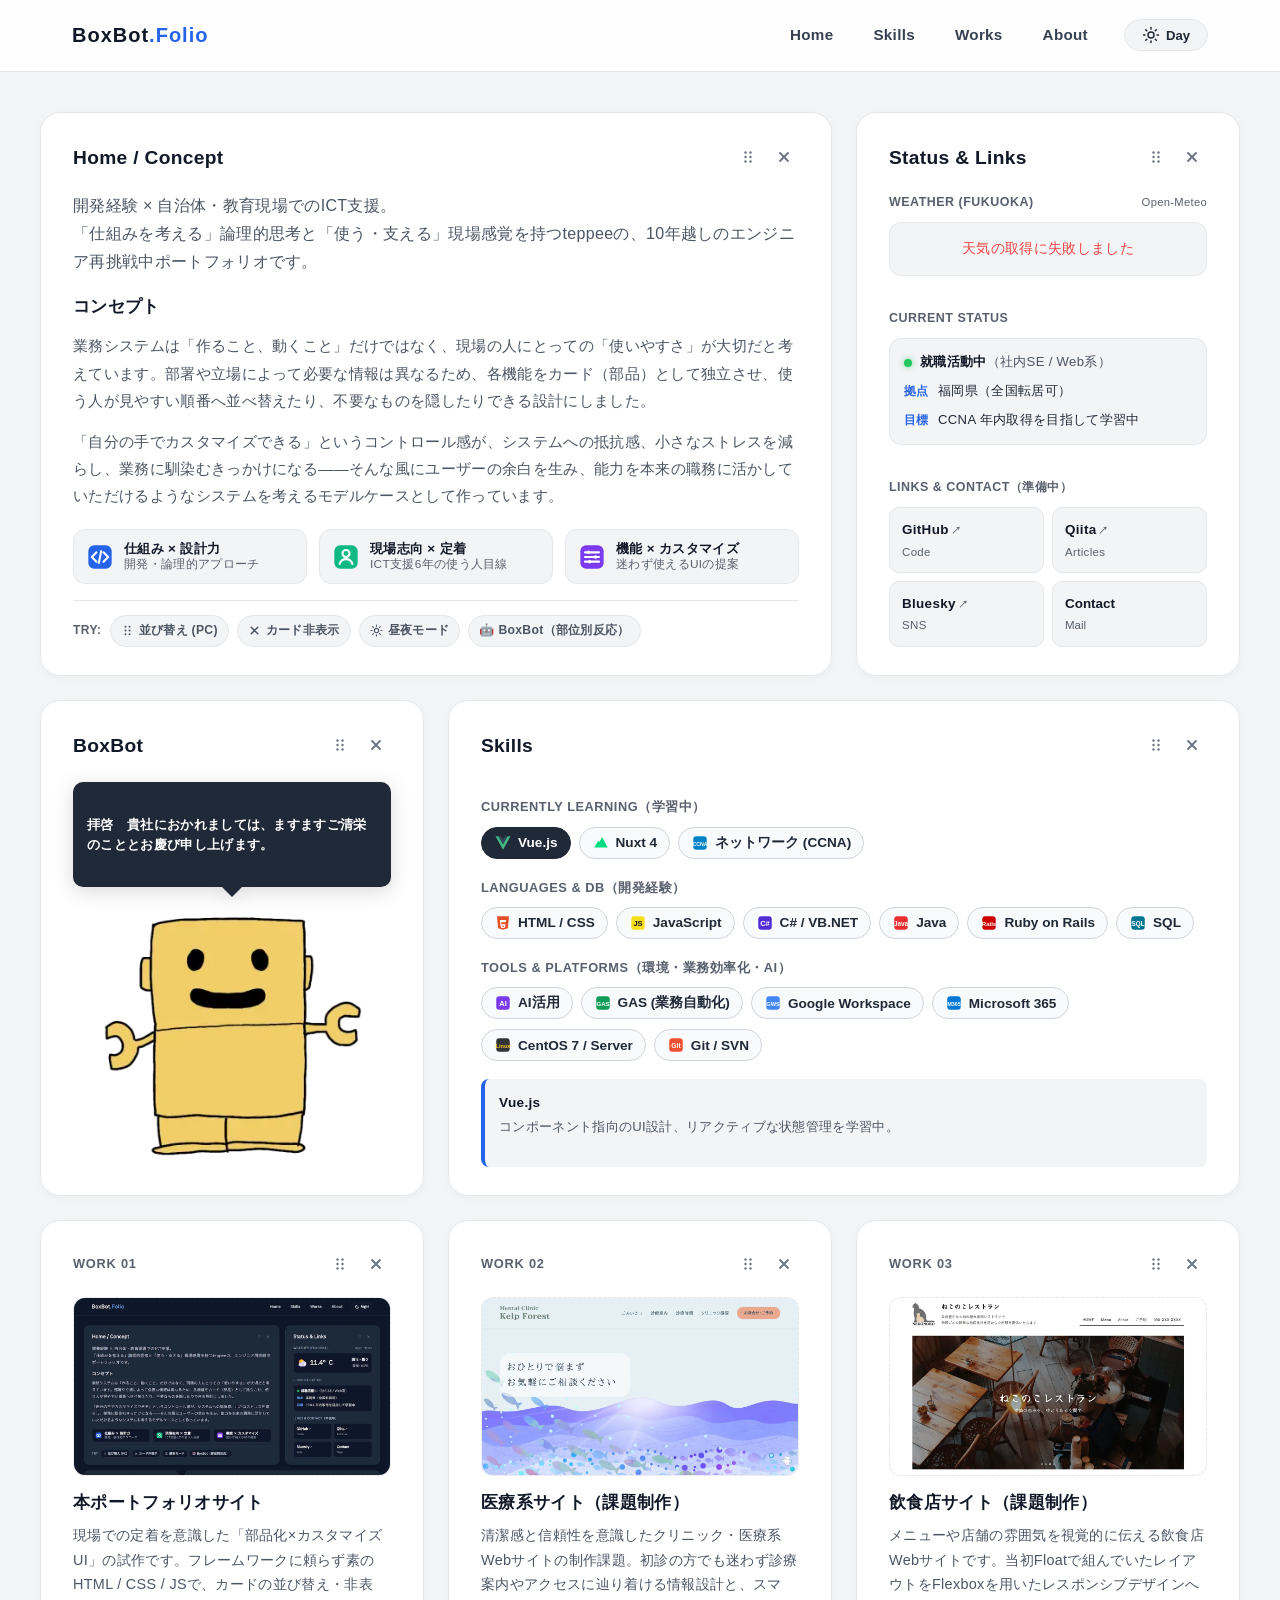
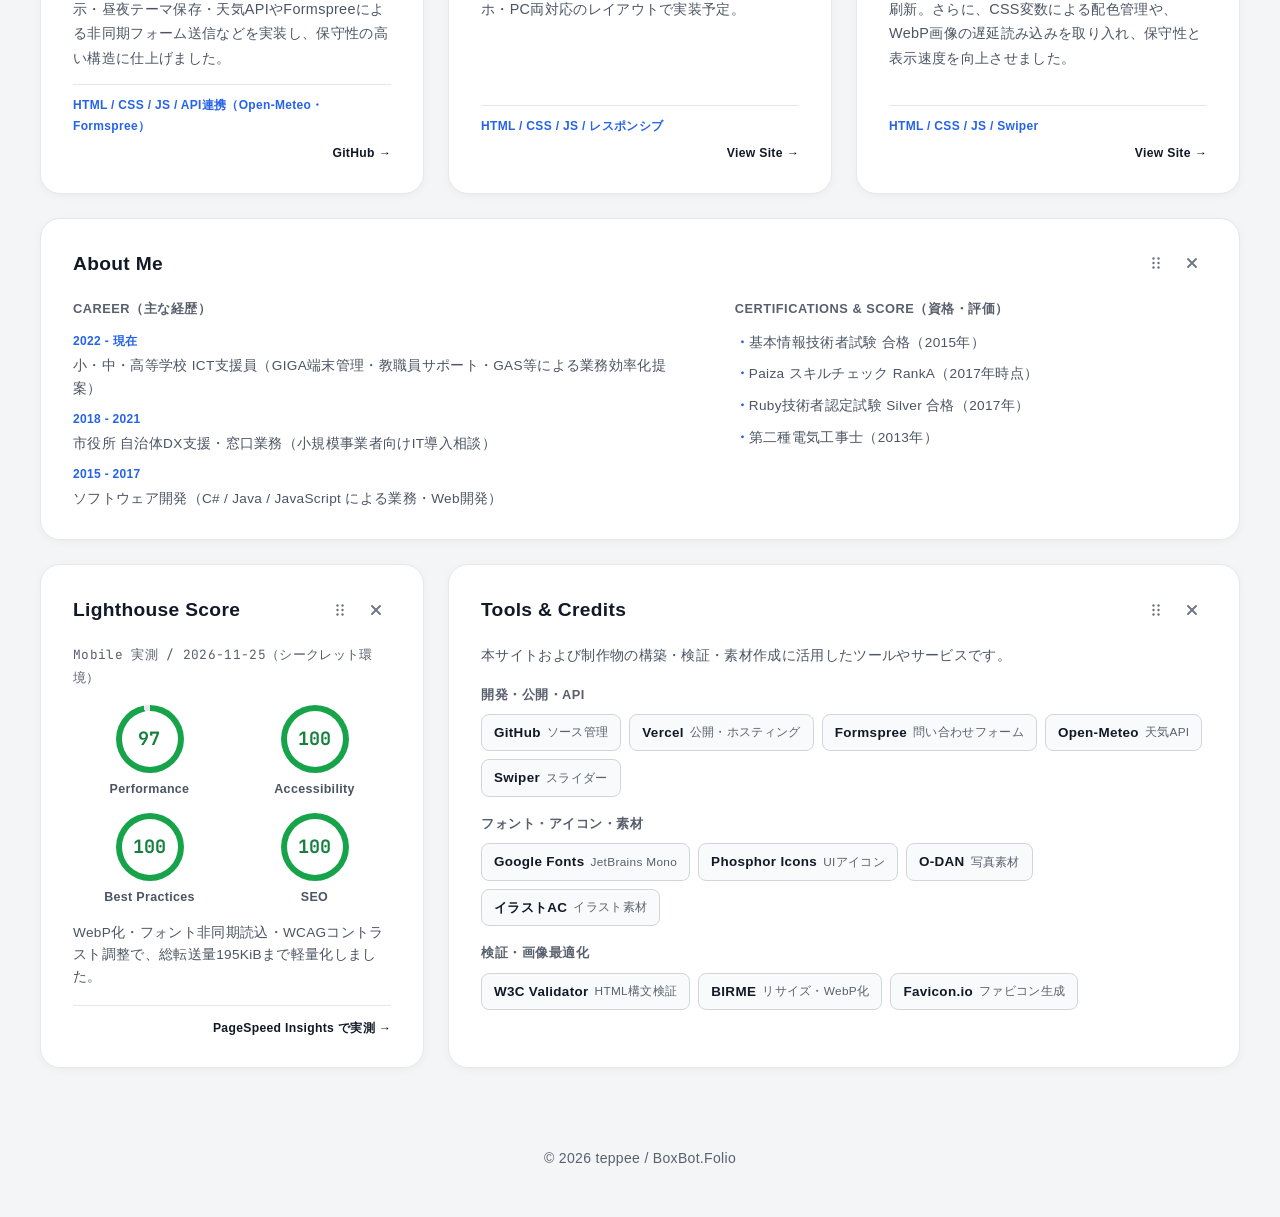
<file: public/index.html>
<!doctype html>
<html lang="ja">
  <head>
    <!-- 1. 最優先の基本設定 -->
    <meta charset="UTF-8">
    <meta
      name="viewport"
      content="width=device-width, initial-scale=1.0, viewport-fit=cover"
    >
    <!-- ↑はviewport-fitの挙動、端末のセーフエリア等についてよくわかってないかもしれないので、暫定 -->
    <title>BoxBot.Folio</title>

    <!-- 2. 外部接続の事前準備 ＆ JSの先行ダウンロード（defer） -->
    <link rel="preconnect" href="https://fonts.googleapis.com">
    <link rel="preconnect" href="https://fonts.gstatic.com" crossorigin>
    <script src="js/dialogues.js" defer></script>
    <!-- セリフデータ。ESmodule予定 -->
    <script src="js/main.js" defer></script>

    <!-- 3. スタイルシート（外部フォント → 自分のCSSの順） -->
    <!-- SEO対策の為（初期描画のブロックを回避して表示速度・Lighthouseスコアを改善する目的）、Google FontsはJetBrains Monoのみに絞り非同期読み込みにする -->
    <link
      href="https://fonts.googleapis.com/css2?family=JetBrains+Mono:wght@600;700&display=swap"
      rel="stylesheet"
      media="print"
      onload="this.media='all'"
    >
    <noscript>
      <link
        href="https://fonts.googleapis.com/css2?family=JetBrains+Mono:wght@600;700&display=swap"
        rel="stylesheet"
      >
    </noscript>
    <link rel="stylesheet" href="style.css">

    <!-- 4. ページ情報・ブラウザ制御 -->
    <meta
      name="description"
      content="エンジニアの道を一度挫折したひとのポートフォリオです。現状で何ができるかを見ていただければ。"
    >
    <meta name="theme-color" content="#f4f5f7">
    <!-- 提出時は有効化する（SEO検証・公開用ではコメントアウト） -->
    <!-- <meta name="robots" content="noindex,nofollow"> -->
    <meta name="format-detection" content="telephone=no">

    <!-- 5. ファビコン（絵文字でもよかったけど演習のためセットを配置。マニフェストはローカル直開きでCORSエラーが出るためコメントアウト） -->
    <!-- <link rel="icon" href="data:image/svg+xml,<svg xmlns=%22http://www.w3.org/2000/svg%22 viewBox=%220 0 100 100%22><text x=%2250%%22 y=%2250%%22 style=%22dominant-baseline:central;text-anchor:middle;font-size:90px;%22>🤖</text></svg>"> -->
    <link
      rel="apple-touch-icon"
      sizes="180x180"
      href="images/favicon/apple-touch-icon.png"
    >
    <link
      rel="icon"
      type="image/png"
      sizes="32x32"
      href="images/favicon/favicon-32x32.png"
    >
    <link
      rel="icon"
      type="image/png"
      sizes="16x16"
      href="images/favicon/favicon-16x16.png"
    >
    <!-- <link rel="manifest" href="images/favicon/site.webmanifest"> -->

    <!-- 6. OGP設定（Vercel公開時にURLを確定させて有効化） -->
    <!--
    <meta property="og:title" content="Portfolio - Bento & Control Panel UI">
    <meta property="og:description" content="エンジニアの道を一度挫折したひとのポートフォリオです。現状で何ができるかを見ていただければ。">
    <meta property="og:type" content="website">
    <meta property="og:url" content="https://たぶんVercelでホスティング/">
    <meta property="og:image" content="https://たぶんVercelでホスティング/images/ogp.png">
    <meta name="twitter:card" content="summary_large_image">
    -->
  </head>
  <body>
    <!-- ▼ SVG共通部品の定義（画面には直接表示されない） -->
    <svg style="display: none">
      <!-- 銘板（白いラベルプレート） -->
      <symbol id="icon-plate" viewBox="0 0 120 36" preserveAspectRatio="none">
        <rect
          x="1"
          y="1"
          width="118"
          height="34"
          fill="#ffffff"
          stroke="#555555"
          stroke-width="1.5"
        />
        <circle cx="6" cy="6" r="1.5" fill="#888888" />
        <circle cx="114" cy="6" r="1.5" fill="#888888" />
        <circle cx="6" cy="30" r="1.5" fill="#888888" />
        <circle cx="114" cy="30" r="1.5" fill="#888888" />
      </symbol>

      <!-- 押しボタンの黒い外枠（ベゼル） -->
      <symbol id="icon-button-bezel" viewBox="0 0 64 64">
        <circle
          cx="32"
          cy="32"
          r="28"
          fill="#1a1a1a"
          stroke="#000000"
          stroke-width="2"
        />
        <circle cx="32" cy="32" r="24" fill="#333333" />
      </symbol>

      <!-- ドラッグハンドル（6点ドット） -->
      <symbol id="icon-drag-handle" viewBox="0 0 16 16">
        <circle cx="5.5" cy="3.5" r="1.2" />
        <circle cx="10.5" cy="3.5" r="1.2" />
        <circle cx="5.5" cy="8" r="1.2" />
        <circle cx="10.5" cy="8" r="1.2" />
        <circle cx="5.5" cy="12.5" r="1.2" />
        <circle cx="10.5" cy="12.5" r="1.2" />
      </symbol>

      <!-- 昼モード（太陽）アイコン -->
      <symbol
        id="icon-sun"
        viewBox="0 0 24 24"
        fill="none"
        stroke="currentColor"
        stroke-width="2"
        stroke-linecap="round"
        stroke-linejoin="round"
      >
        <circle cx="12" cy="12" r="4" />
        <path
          d="M12 2v2M12 20v2M4.93 4.93l1.41 1.41M17.66 17.66l1.41 1.41M2 12h2M20 12h2M6.34 17.66l-1.41 1.41M19.07 4.93l-1.41 1.41"
        />
      </symbol>

      <!-- 夜モード（月）アイコン -->
      <symbol
        id="icon-moon"
        viewBox="0 0 24 24"
        fill="none"
        stroke="currentColor"
        stroke-width="2"
        stroke-linecap="round"
        stroke-linejoin="round"
      >
        <path d="M21 12.79A9 9 0 1 1 11.21 3 7 7 0 0 0 21 12.79z" />
      </symbol>

      <!-- 配置リセット（反時計回り矢印）アイコン -->
      <symbol
        id="icon-reset"
        viewBox="0 0 24 24"
        fill="none"
        stroke="currentColor"
        stroke-width="2"
        stroke-linecap="round"
        stroke-linejoin="round"
      >
        <path d="M3 12a9 9 0 1 0 3-6.7L3 8" />
        <path d="M3 3v5h5" />
      </symbol>

      <!-- カード非表示（×）アイコン -->
      <symbol
        id="icon-close"
        viewBox="0 0 16 16"
        fill="none"
        stroke="currentColor"
        stroke-width="1.8"
        stroke-linecap="round"
      >
        <path d="M4 4l8 8M12 4l-8 8" />
      </symbol>

      <!-- スマホ用カード移動（上矢印 / 下矢印）アイコン -->
      <symbol
        id="icon-arrow-up"
        viewBox="0 0 16 16"
        fill="none"
        stroke="currentColor"
        stroke-width="1.8"
        stroke-linecap="round"
        stroke-linejoin="round"
      >
        <path d="M4 10l4-4 4 4" />
      </symbol>
      <symbol
        id="icon-arrow-down"
        viewBox="0 0 16 16"
        fill="none"
        stroke="currentColor"
        stroke-width="1.8"
        stroke-linecap="round"
        stroke-linejoin="round"
      >
        <path d="M4 6l4 4 4-4" />
      </symbol>
    </svg>

    <!-- ▼ ページ全体の外側Gridコンテナ -->
    <div class="layout-container">
      <!-- ヘッダー（PCでは上部バー、スマホではロゴのみ上部・ナビは下部固定） -->
      <header class="site-header">
        <div class="header-inner">
          <h1 class="site-title">
            <a href="#home" class="site-logo">BoxBot<span>.Folio</span></a>
          </h1>
          <!-- グローバルナビゲーション（スマホ：制御盤 / PC：モダンナビ） -->
          <nav class="global-nav">
            <ul class="nav-list">
              <li class="nav-item" data-color="green">
                <a href="#home" class="nav-link">
                  <div class="nameplate">
                    <svg class="plate-bg"><use href="#icon-plate" /></svg>
                    <span class="nav-label">Home</span>
                  </div>
                  <div class="push-button-wrap">
                    <svg class="button-bezel">
                      <use href="#icon-button-bezel" />
                    </svg>
                    <span class="button-cap"></span>
                  </div>
                </a>
              </li>

              <li class="nav-item" data-color="blue">
                <a href="#skills" class="nav-link">
                  <div class="nameplate">
                    <svg class="plate-bg"><use href="#icon-plate" /></svg>
                    <span class="nav-label">Skills</span>
                  </div>
                  <div class="push-button-wrap">
                    <svg class="button-bezel">
                      <use href="#icon-button-bezel" />
                    </svg>
                    <span class="button-cap"></span>
                  </div>
                </a>
              </li>

              <li class="nav-item" data-color="yellow">
                <a href="#work-1" class="nav-link">
                  <div class="nameplate">
                    <svg class="plate-bg"><use href="#icon-plate" /></svg>
                    <span class="nav-label">Works</span>
                  </div>
                  <div class="push-button-wrap">
                    <svg class="button-bezel">
                      <use href="#icon-button-bezel" />
                    </svg>
                    <span class="button-cap"></span>
                  </div>
                </a>
              </li>

              <li class="nav-item" data-color="red">
                <a href="#about" class="nav-link">
                  <div class="nameplate">
                    <svg class="plate-bg"><use href="#icon-plate" /></svg>
                    <span class="nav-label">About</span>
                  </div>
                  <div class="push-button-wrap">
                    <svg class="button-bezel">
                      <use href="#icon-button-bezel" />
                    </svg>
                    <span class="button-cap"></span>
                  </div>
                </a>
              </li>
            </ul>
          </nav>

          <!-- ヘッダー右側の操作ボタン群（配置リセット ＋ 昼夜モード） -->
          <div class="header-actions">
            <button
              type="button"
              id="reset-order-btn"
              class="reset-order-btn"
              title="カードの並び順を初期状態に戻す"
              hidden
            >
              <svg width="16" height="16"><use href="#icon-reset" /></svg>
              <span>配置リセット</span>
            </button>

            <button
              type="button"
              id="theme-toggle"
              class="theme-toggle"
              title="昼・夜モード切り替え"
            >
              <svg class="theme-icon theme-icon-sun" width="18" height="18">
                <use href="#icon-sun" />
              </svg>
              <svg class="theme-icon theme-icon-moon" width="18" height="18">
                <use href="#icon-moon" />
              </svg>
              <span class="theme-toggle-label">Day</span>
            </button>
          </div>
        </div>
      </header>

      <!-- メインコンテンツ -->
      <main class="site-main">
        <!-- ▼ 内側のGridコンテナ（Bento Boxレイアウト） -->
        <div id="bento-grid" class="bento-grid">
          <section id="home" class="bento-card bento-large">
            <div class="card-header">
              <h2>Home / Concept</h2>
              <div class="card-actions">
                <button
                  type="button"
                  class="move-card-btn move-up-btn"
                  title="1つ上へ移動"
                >
                  <svg width="16" height="16">
                    <use href="#icon-arrow-up" />
                  </svg>
                </button>
                <button
                  type="button"
                  class="move-card-btn move-down-btn"
                  title="1つ下へ移動"
                >
                  <svg width="16" height="16">
                    <use href="#icon-arrow-down" />
                  </svg>
                </button>
                <button
                  type="button"
                  class="drag-handle"
                  title="ドラッグして移動"
                >
                  <svg width="16" height="16" fill="currentColor">
                    <use href="#icon-drag-handle" />
                  </svg>
                </button>
                <button
                  type="button"
                  class="hide-card-btn"
                  title="このカードを非表示にする"
                >
                  <svg width="16" height="16"><use href="#icon-close" /></svg>
                </button>
              </div>
            </div>
            <p class="home-lead">
              開発経験 × 自治体・教育現場でのICT支援。<br>
              「仕組みを考える」論理的思考と「使う・支える」現場感覚を持つteppeeの、10年越しのエンジニア再挑戦中ポートフォリオです。
            </p>

            <!-- コンセプト・自己紹介文エリア -->
            <div class="home-article">
              <h3 class="home-article-title">コンセプト</h3>
              <p>
                業務システムは「作ること、動くこと」だけではなく、現場の人にとっての「使いやすさ」が大切だと考えています。部署や立場によって必要な情報は異なるため、各機能をカード（部品）として独立させ、使う人が見やすい順番へ並べ替えたり、不要なものを隠したりできる設計にしました。
              </p>
              <p>
                「自分の手でカスタマイズできる」というコントロール感が、システムへの抵抗感、小さなストレスを減らし、業務に馴染むきっかけになる――そんな風にユーザーの余白を生み、能力を本来の職務に活かしていただけるようなシステムを考えるモデルケースとして作っています。
              </p>
            </div>

            <!-- 3つの柱（視覚的サマリー） -->
            <ul class="home-pillars">
              <li class="pillar-item">
                <img
                  src="images/icons/pillar-logic.svg"
                  class="pillar-icon"
                  alt=""
                >
                <div>
                  <strong class="pillar-title">仕組み × 設計力</strong>
                  <span class="pillar-desc">開発・論理的アプローチ</span>
                </div>
              </li>
              <li class="pillar-item">
                <img
                  src="images/icons/pillar-ux.svg"
                  class="pillar-icon"
                  alt=""
                >
                <div>
                  <strong class="pillar-title">現場志向 × 定着</strong>
                  <span class="pillar-desc">ICT支援6年の使う人目線</span>
                </div>
              </li>
              <li class="pillar-item">
                <img
                  src="images/icons/pillar-custom.svg"
                  class="pillar-icon"
                  alt=""
                >
                <div>
                  <strong class="pillar-title">機能 × カスタマイズ</strong>
                  <span class="pillar-desc">迷わず使えるUIの提案</span>
                </div>
              </li>
            </ul>

            <!-- このページで試せるギミック（アイコン付き操作チップ） -->
            <div class="home-hints">
              <span class="hint-label">Try:</span>
              <span class="hint-chip">
                <svg width="13" height="13" fill="currentColor">
                  <use href="#icon-drag-handle" />
                </svg>
                <span>並び替え (PC)</span>
              </span>
              <span class="hint-chip">
                <svg width="13" height="13"><use href="#icon-close" /></svg>
                <span>カード非表示</span>
              </span>
              <span class="hint-chip">
                <svg width="13" height="13"><use href="#icon-sun" /></svg>
                <span>昼夜モード</span>
              </span>
              <span class="hint-chip">
                <span>🤖 BoxBot（部位別反応）</span>
              </span>
            </div>
          </section>

          <!-- ▼ Status & Links：福岡の現在天気（Open-Meteo API）＋ 外部リンク・連絡先ダミー枠 -->
          <aside id="weather" class="bento-card bento-weather">
            <div class="card-header">
              <h2>Status &amp; Links</h2>
              <div class="card-actions">
                <button
                  type="button"
                  class="move-card-btn move-up-btn"
                  title="1つ上へ移動"
                >
                  <svg width="16" height="16">
                    <use href="#icon-arrow-up" />
                  </svg>
                </button>
                <button
                  type="button"
                  class="move-card-btn move-down-btn"
                  title="1つ下へ移動"
                >
                  <svg width="16" height="16">
                    <use href="#icon-arrow-down" />
                  </svg>
                </button>
                <button
                  type="button"
                  class="drag-handle"
                  title="ドラッグして移動"
                >
                  <svg width="16" height="16" fill="currentColor">
                    <use href="#icon-drag-handle" />
                  </svg>
                </button>
                <button
                  type="button"
                  class="hide-card-btn"
                  title="このカードを非表示にする"
                >
                  <svg width="16" height="16"><use href="#icon-close" /></svg>
                </button>
              </div>
            </div>

            <!-- 3つの小セクションを同じ階層・見出しデザインで均等に並べる -->
            <div class="side-sections">
              <!-- 上段：現在の天気（福岡） -->
              <div class="side-section">
                <div class="side-section-head">
                  <h3 class="side-section-title">Weather (Fukuoka)</h3>
                  <a
                    class="weather-credit-link"
                    href="https://open-meteo.com"
                    target="_blank"
                    rel="noopener noreferrer"
                  >
                    Open-Meteo
                  </a>
                </div>
                <div class="weather-box">
                  <div id="weather-body" class="weather-body">
                    <p class="weather-status">天気情報を取得中...</p>
                  </div>
                </div>
              </div>

              <!-- 中段：現在のステータス（採用担当者向けサマリー） -->
              <div class="side-section">
                <h3 class="side-section-title">Current Status</h3>
                <div class="status-box">
                  <ul class="status-list">
                    <li>
                      <span class="status-dot"></span>
                      <span><strong>就職活動中</strong>（社内SE / Web系）</span>
                    </li>
                    <li>
                      <span class="status-key">拠点</span>
                      <span class="status-val">福岡県（全国転居可）</span>
                    </li>
                    <li>
                      <span class="status-key">目標</span>
                      <span class="status-val"
                        >CCNA 年内取得を目指して学習中</span
                      >
                    </li>
                  </ul>
                </div>
              </div>

              <!-- 下段：外部リンク・コンタクト先（公開時に href="#" を実際のURLへ差し替え） -->
              <div class="side-section">
                <h3 class="side-section-title">
                  Links &amp; Contact（準備中）
                </h3>
                <ul class="social-links">
                  <li>
                    <a
                      href="https://github.com/teppeihara080-lab"
                      class="social-link"
                      target="_blank"
                      rel="noopener noreferrer"
                    >
                      <span class="social-name"
                        >GitHub<span class="external-icon" aria-hidden="true"
                          >↗</span
                        ></span
                      >
                      <span class="social-note">Code</span>
                    </a>
                  </li>
                  <li>
                    <a
                      href="https://qiita.com/"
                      class="social-link"
                      target="_blank"
                      rel="noopener noreferrer"
                    >
                      <span class="social-name"
                        >Qiita<span class="external-icon" aria-hidden="true"
                          >↗</span
                        ></span
                      >
                      <span class="social-note">Articles</span>
                    </a>
                  </li>
                  <li>
                    <a
                      href="https://bsky.app/"
                      class="social-link"
                      target="_blank"
                      rel="noopener noreferrer"
                    >
                      <span class="social-name"
                        >Bluesky<span class="external-icon" aria-hidden="true"
                          >↗</span
                        ></span
                      >
                      <span class="social-note">SNS</span>
                    </a>
                  </li>
                  <li>
                    <button
                      type="button"
                      id="open-contact-modal"
                      class="social-link"
                    >
                      <span class="social-name">Contact</span>
                      <span class="social-note">Mail</span>
                    </button>
                  </li>
                </ul>
              </div>
            </div>
          </aside>

          <!-- ▼ BoxBot：ダンボールロボットを独立カードとして切り出し（不要なら×で非表示可能） -->
          <aside id="robot" class="bento-card bento-robot">
            <div class="card-header">
              <h2>BoxBot</h2>
              <div class="card-actions">
                <button
                  type="button"
                  class="move-card-btn move-up-btn"
                  title="1つ上へ移動"
                >
                  <svg width="16" height="16">
                    <use href="#icon-arrow-up" />
                  </svg>
                </button>
                <button
                  type="button"
                  class="move-card-btn move-down-btn"
                  title="1つ下へ移動"
                >
                  <svg width="16" height="16">
                    <use href="#icon-arrow-down" />
                  </svg>
                </button>
                <button
                  type="button"
                  class="drag-handle"
                  title="ドラッグして移動"
                >
                  <svg width="16" height="16" fill="currentColor">
                    <use href="#icon-drag-handle" />
                  </svg>
                </button>
                <button
                  type="button"
                  class="hide-card-btn"
                  title="このカードを非表示にする"
                >
                  <svg width="16" height="16"><use href="#icon-close" /></svg>
                </button>
              </div>
            </div>

            <!-- ダンボールロボット（クリック部位ごとにセリフと表情が変化） -->
            <div class="robot-area">
              <!-- 吹き出しの固定枠（セリフの長さでロボット本体の位置が上下にガタつかないようにする） -->
              <div class="speech-bubble-slot">
                <div class="speech-bubble">
                  <p id="robot-message">
                    拝啓　貴社におかれましては、ますますご清栄のこととお慶び申し上げます。
                  </p>
                </div>
              </div>

              <!-- ロボット本体（スプライト画像）＋ 透明な当たり判定（3分割） -->
              <div class="robot-wrapper">
                <div id="robot-sprite" class="robot-sprite face-normal"></div>

                <!-- 頭部・胴体・脚部でそれぞれ別の反応をする透明ボタン -->
                <button
                  type="button"
                  class="hitbox hitbox-head"
                  data-part="head"
                  title="調子はどう？"
                ></button>
                <button
                  type="button"
                  class="hitbox hitbox-body"
                  data-part="body"
                  title="実務でできることは？"
                ></button>
                <button
                  type="button"
                  class="hitbox hitbox-legs"
                  data-part="legs"
                  title="これまでの経歴は？"
                ></button>
              </div>
            </div>
          </aside>

          <section id="skills" class="bento-card bento-skills">
            <div class="card-header">
              <h2>Skills</h2>
              <div class="card-actions">
                <button
                  type="button"
                  class="move-card-btn move-up-btn"
                  title="1つ上へ移動"
                >
                  <svg width="16" height="16">
                    <use href="#icon-arrow-up" />
                  </svg>
                </button>
                <button
                  type="button"
                  class="move-card-btn move-down-btn"
                  title="1つ下へ移動"
                >
                  <svg width="16" height="16">
                    <use href="#icon-arrow-down" />
                  </svg>
                </button>
                <button
                  type="button"
                  class="drag-handle"
                  title="ドラッグして移動"
                >
                  <svg width="16" height="16" fill="currentColor">
                    <use href="#icon-drag-handle" />
                  </svg>
                </button>
                <button
                  type="button"
                  class="hide-card-btn"
                  title="このカードを非表示にする"
                >
                  <svg width="16" height="16"><use href="#icon-close" /></svg>
                </button>
              </div>
            </div>

            <!-- カテゴリ1：現在学習中 -->
            <div class="skill-group">
              <h3 class="skill-group-title">Currently Learning（学習中）</h3>
              <ul class="skill-list">
                <li>
                  <button
                    type="button"
                    class="skill-badge is-active"
                    data-skill="Vue.js"
                    data-desc="コンポーネント指向のUI設計、リアクティブな状態管理を学習中。"
                  >
                    <img src="images/icons/vue.svg" class="skill-icon" alt="">
                    <span>Vue.js</span>
                  </button>
                </li>
                <li>
                  <button
                    type="button"
                    class="skill-badge"
                    data-skill="Nuxt 4"
                    data-desc="最新のディレクトリ構成やSSR/SSGの仕組み、モダンなフロントエンド開発を習得中。"
                  >
                    <img
                      src="images/icons/nuxt.svg"
                      class="skill-icon"
                      alt=""
                    >
                    <span>Nuxt 4</span>
                  </button>
                </li>
                <li>
                  <button
                    type="button"
                    class="skill-badge"
                    data-skill="ネットワーク（CCNA）"
                    data-desc="社内SE・インフラ運用を見据え、年内取得レベルの到達を目指して基礎から学習中。"
                  >
                    <img
                      src="images/icons/ccna.svg"
                      class="skill-icon"
                      alt=""
                    >
                    <span>ネットワーク (CCNA)</span>
                  </button>
                </li>
              </ul>
            </div>

            <!-- カテゴリ2：言語・データベース（開発経験） -->
            <div class="skill-group">
              <h3 class="skill-group-title">Languages &amp; DB（開発経験）</h3>
              <ul class="skill-list">
                <li>
                  <button
                    type="button"
                    class="skill-badge"
                    data-skill="HTML5 / CSS3"
                    data-desc="葬儀社向けWebシステムでの画面実装経験をベースに、Grid/Flexbox・コンテナクエリ等のモダン設計に対応。"
                  >
                    <img
                      src="images/icons/html.svg"
                      class="skill-icon"
                      alt=""
                    >
                    <span>HTML / CSS</span>
                  </button>
                </li>
                <li>
                  <button
                    type="button"
                    class="skill-badge"
                    data-skill="JavaScript (jQuery)"
                    data-desc="Web開発や保守でDOM操作・画面実装を担当。肥大化したJSのリファクタリングでコード量を50%以下に削減。"
                  >
                    <img src="images/icons/js.svg" class="skill-icon" alt="">
                    <span>JavaScript</span>
                  </button>
                </li>
                <li>
                  <button
                    type="button"
                    class="skill-badge"
                    data-skill="C# (.NET / VB.NET)"
                    data-desc="自治体関連システム（Visual C# 2015 / 3ヶ月）にて要件〜詳細設計・実装、また保守案件でVB.NETを担当。"
                  >
                    <img
                      src="images/icons/csharp.svg"
                      class="skill-icon"
                      alt=""
                    >
                    <span>C# / VB.NET</span>
                  </button>
                </li>
                <li>
                  <button
                    type="button"
                    class="skill-badge"
                    data-skill="Java (Spring 4)"
                    data-desc="葬儀社向けのお客さま用見積システム（9ヶ月）にて基本・詳細設計〜コーディング・デバッグを担当（Tomcat環境）。"
                  >
                    <img
                      src="images/icons/java.svg"
                      class="skill-icon"
                      alt=""
                    >
                    <span>Java</span>
                  </button>
                </li>
                <li>
                  <button
                    type="button"
                    class="skill-badge"
                    data-skill="Ruby on Rails"
                    data-desc="MVCアーキテクチャを用いたWebアプリ開発を習得（Ruby技術者認定試験 Silver 合格）。"
                  >
                    <img
                      src="images/icons/rails.svg"
                      class="skill-icon"
                      alt=""
                    >
                    <span>Ruby on Rails</span>
                  </button>
                </li>
                <li>
                  <button
                    type="button"
                    class="skill-badge"
                    data-skill="SQL (MySQL / SQL Server / Oracle)"
                    data-desc="各開発・保守案件において MySQL・SQL Server・Oracle を用いたデータ設計・検索・連携を経験。"
                  >
                    <img src="images/icons/sql.svg" class="skill-icon" alt="">
                    <span>SQL</span>
                  </button>
                </li>
              </ul>
            </div>

            <!-- カテゴリ3：環境・業務効率化・AI -->
            <div class="skill-group">
              <h3 class="skill-group-title">
                Tools &amp; Platforms（環境・業務効率化・AI）
              </h3>
              <ul class="skill-list">
                <li>
                  <button
                    type="button"
                    class="skill-badge"
                    data-skill="AI活用（業務効率化・調査）"
                    data-desc="生成AIを活用した業務手順書の整理・トラブル調査・コード作成補助など、実務に活かせる使い方を実践。"
                  >
                    <img src="images/icons/ai.svg" class="skill-icon" alt="">
                    <span>AI活用</span>
                  </button>
                </li>
                <li>
                  <button
                    type="button"
                    class="skill-badge"
                    data-skill="GAS（Google Apps Script）"
                    data-desc="スプレッドシート等の手作業集計や定型処理をスクリプト化し、現場の工数削減・業務改善を提案。"
                  >
                    <img src="images/icons/gas.svg" class="skill-icon" alt="">
                    <span>GAS (業務自動化)</span>
                  </button>
                </li>
                <li>
                  <button
                    type="button"
                    class="skill-badge"
                    data-skill="Google Workspace"
                    data-desc="小中高のICT支援（3年6ヶ月）にて端末・アカウント運用や校務デジタル化の推進を担当。"
                  >
                    <img src="images/icons/gws.svg" class="skill-icon" alt="">
                    <span>Google Workspace</span>
                  </button>
                </li>
                <li>
                  <button
                    type="button"
                    class="skill-badge"
                    data-skill="Microsoft 365"
                    data-desc="教育・自治体現場での導入・運用支援、教職員向けマニュアル作成やQA対応を担当。"
                  >
                    <img
                      src="images/icons/m365.svg"
                      class="skill-icon"
                      alt=""
                    >
                    <span>Microsoft 365</span>
                  </button>
                </li>
                <li>
                  <button
                    type="button"
                    class="skill-badge"
                    data-skill="CentOS 7 / Windows Server"
                    data-desc="CentOS 7 + Apache Tomcat でのWebシステム構築や、Windows Server + IBM MQ 環境の運用保守を経験。"
                  >
                    <img
                      src="images/icons/linux.svg"
                      class="skill-icon"
                      alt=""
                    >
                    <span>CentOS 7 / Server</span>
                  </button>
                </li>
                <li>
                  <button
                    type="button"
                    class="skill-badge"
                    data-skill="Git / Subversion"
                    data-desc="チーム開発でのバージョン管理（開発案件ではSubversion、現在はGit / VS Codeを使用）。"
                  >
                    <img src="images/icons/git.svg" class="skill-icon" alt="">
                    <span>Git / SVN</span>
                  </button>
                </li>
              </ul>
            </div>

            <!-- インタラクティブ詳細表示モニター -->
            <div class="skill-detail-box">
              <span class="detail-title" id="skill-detail-title">Vue.js</span>
              <p class="detail-desc" id="skill-detail-desc">
                コンポーネント指向のUI設計、リアクティブな状態管理を学習中。
              </p>
            </div>
          </section>

          <!-- ▼ Works：各案件を独立したBentoカード（<article>）として配置。追加時はこのブロックを複製 -->
          <article id="work-1" class="bento-card bento-work">
            <div class="card-header">
              <span class="work-label">Work 01</span>
              <div class="card-actions">
                <button
                  type="button"
                  class="move-card-btn move-up-btn"
                  title="1つ上へ移動"
                >
                  <svg width="16" height="16">
                    <use href="#icon-arrow-up" />
                  </svg>
                </button>
                <button
                  type="button"
                  class="move-card-btn move-down-btn"
                  title="1つ下へ移動"
                >
                  <svg width="16" height="16">
                    <use href="#icon-arrow-down" />
                  </svg>
                </button>
                <button
                  type="button"
                  class="drag-handle"
                  title="ドラッグして移動"
                >
                  <svg width="16" height="16" fill="currentColor">
                    <use href="#icon-drag-handle" />
                  </svg>
                </button>
                <button
                  type="button"
                  class="hide-card-btn"
                  title="このカードを非表示にする"
                >
                  <svg width="16" height="16"><use href="#icon-close" /></svg>
                </button>
              </div>
            </div>
            <!-- 画面イメージ枠（画像を差し込む場合は <img src="images/..." alt="..."> をここに入れる） -->
            <div class="work-thumb">
              <img
                src="images/work-01.webp"
                alt="本ポートフォリオサイトのトップページ画面"
                width="1200"
                height="675"
                loading="lazy"
              >
            </div>
            <h2 class="work-title">本ポートフォリオサイト</h2>
            <p class="work-desc">
              現場での定着を意識した「部品化×カスタマイズUI」の試作です。フレームワークに頼らず素のHTML / CSS / JSで、カードの並び替え・非表示・昼夜テーマ保存・天気APIやFormspreeによる非同期フォーム送信などを実装し、保守性の高い構造に仕上げました。
            </p>
            <div class="work-footer">
              <span class="work-tag">HTML / CSS / JS / API連携（Open-Meteo・Formspree）</span>
              <a
                href="https://github.com/teppeihara080-lab/portfolio.dev"
                class="work-link"
                target="_blank"
                rel="noopener noreferrer"
                >GitHub →</a
              >
            </div>
          </article>

          <article id="work-2" class="bento-card bento-work">
            <div class="card-header">
              <span class="work-label">Work 02</span>
              <div class="card-actions">
                <button
                  type="button"
                  class="move-card-btn move-up-btn"
                  title="1つ上へ移動"
                >
                  <svg width="16" height="16">
                    <use href="#icon-arrow-up" />
                  </svg>
                </button>
                <button
                  type="button"
                  class="move-card-btn move-down-btn"
                  title="1つ下へ移動"
                >
                  <svg width="16" height="16">
                    <use href="#icon-arrow-down" />
                  </svg>
                </button>
                <button
                  type="button"
                  class="drag-handle"
                  title="ドラッグして移動"
                >
                  <svg width="16" height="16" fill="currentColor">
                    <use href="#icon-drag-handle" />
                  </svg>
                </button>
                <button
                  type="button"
                  class="hide-card-btn"
                  title="このカードを非表示にする"
                >
                  <svg width="16" height="16"><use href="#icon-close" /></svg>
                </button>
              </div>
            </div>
            <div class="work-thumb">
              <img
                src="images/work-02.webp"
                alt="医療系サイトのトップページ画面"
                width="1200"
                height="675"
                loading="lazy"
              >
            </div>
            <h2 class="work-title">医療系サイト（課題制作）</h2>
            <p class="work-desc">
              清潔感と信頼性を意識したクリニック・医療系Webサイトの制作課題。初診の方でも迷わず診療案内やアクセスに辿り着ける情報設計と、スマホ・PC両対応のレイアウトで実装予定。
            </p>
            <div class="work-footer">
              <span class="work-tag">HTML / CSS / JS / レスポンシブ</span>
              <a
                href="https://kunren-web.com/busiweb0606/site2/21ht/"
                class="work-link"
                target="_blank"
                rel="noopener noreferrer"
                >View Site →</a
              >
            </div>
          </article>

          <article id="work-3" class="bento-card bento-work">
            <div class="card-header">
              <span class="work-label">Work 03</span>
              <div class="card-actions">
                <button
                  type="button"
                  class="move-card-btn move-up-btn"
                  title="1つ上へ移動"
                >
                  <svg width="16" height="16">
                    <use href="#icon-arrow-up" />
                  </svg>
                </button>
                <button
                  type="button"
                  class="move-card-btn move-down-btn"
                  title="1つ下へ移動"
                >
                  <svg width="16" height="16">
                    <use href="#icon-arrow-down" />
                  </svg>
                </button>
                <button
                  type="button"
                  class="drag-handle"
                  title="ドラッグして移動"
                >
                  <svg width="16" height="16" fill="currentColor">
                    <use href="#icon-drag-handle" />
                  </svg>
                </button>
                <button
                  type="button"
                  class="hide-card-btn"
                  title="このカードを非表示にする"
                >
                  <svg width="16" height="16"><use href="#icon-close" /></svg>
                </button>
              </div>
            </div>
            <div class="work-thumb">
              <img
                src="images/work-03.webp"
                alt="飲食店サイトのトップページ画面"
                width="1200"
                height="675"
                loading="lazy"
              >
            </div>
            <h2 class="work-title">飲食店サイト（課題制作）</h2>
            <p class="work-desc">
              メニューや店舗の雰囲気を視覚的に伝える飲食店Webサイトです。当初Floatで組んでいたレイアウトをFlexboxを用いたレスポンシブデザインへ刷新。さらに、CSS変数による配色管理や、WebP画像の遅延読み込みを取り入れ、保守性と表示速度を向上させました。
            </p>
            <div class="work-footer">
              <span class="work-tag">HTML / CSS / JS / Swiper</span>
              <a
                href="https://teppeihara080-lab.github.io/nekonoko-restaurant/"
                class="work-link"
                target="_blank"
                rel="noopener noreferrer"
                >View Site →</a
              >
            </div>
          </article>

          <section id="about" class="bento-card bento-wide">
            <div class="card-header">
              <h2>About Me</h2>
              <div class="card-actions">
                <button
                  type="button"
                  class="move-card-btn move-up-btn"
                  title="1つ上へ移動"
                >
                  <svg width="16" height="16">
                    <use href="#icon-arrow-up" />
                  </svg>
                </button>
                <button
                  type="button"
                  class="move-card-btn move-down-btn"
                  title="1つ下へ移動"
                >
                  <svg width="16" height="16">
                    <use href="#icon-arrow-down" />
                  </svg>
                </button>
                <button
                  type="button"
                  class="drag-handle"
                  title="ドラッグして移動"
                >
                  <svg width="16" height="16" fill="currentColor">
                    <use href="#icon-drag-handle" />
                  </svg>
                </button>
                <button
                  type="button"
                  class="hide-card-btn"
                  title="このカードを非表示にする"
                >
                  <svg width="16" height="16"><use href="#icon-close" /></svg>
                </button>
              </div>
            </div>
            <div class="about-grid">
              <!-- 左：職務経歴サマリー -->
              <div class="about-block">
                <h3 class="about-subtitle">Career（主な経歴）</h3>
                <ul class="timeline-list">
                  <li>
                    <span class="timeline-period">2022 - 現在</span>
                    <span class="timeline-text"
                      >小・中・高等学校
                      ICT支援員（GIGA端末管理・教職員サポート・GAS等による業務効率化提案）</span
                    >
                  </li>
                  <li>
                    <span class="timeline-period">2018 - 2021</span>
                    <span class="timeline-text"
                      >市役所
                      自治体DX支援・窓口業務（小規模事業者向けIT導入相談）</span
                    >
                  </li>
                  <li>
                    <span class="timeline-period">2015 - 2017</span>
                    <span class="timeline-text"
                      >ソフトウェア開発（C# / Java / JavaScript
                      による業務・Web開発）</span
                    >
                  </li>
                </ul>
              </div>

              <!-- 右：保有資格 & 評価 -->
              <div class="about-block">
                <h3 class="about-subtitle">
                  Certifications &amp; Score（資格・評価）
                </h3>
                <ul class="cert-list">
                  <li>基本情報技術者試験 合格（2015年）</li>
                  <li>Paiza スキルチェック RankA（2017年時点）</li>
                  <li>Ruby技術者認定試験 Silver 合格（2017年）</li>
                  <li>第二種電気工事士（2013年）</li>
                </ul>
              </div>
            </div>
          </section>

          <!-- 5段目左：Lighthouse スコアカード（1列幅・CSSゲージ＋実測リンク） -->
          <section id="lighthouse" class="bento-card bento-score">
            <div class="card-header">
              <h2>Lighthouse Score</h2>
              <div class="card-actions">
                <button
                  type="button"
                  class="move-card-btn move-up-btn"
                  title="1つ上へ移動"
                >
                  <svg width="16" height="16">
                    <use href="#icon-arrow-up" />
                  </svg>
                </button>
                <button
                  type="button"
                  class="move-card-btn move-down-btn"
                  title="1つ下へ移動"
                >
                  <svg width="16" height="16">
                    <use href="#icon-arrow-down" />
                  </svg>
                </button>
                <button
                  type="button"
                  class="drag-handle"
                  title="ドラッグして移動"
                >
                  <svg width="16" height="16" fill="currentColor">
                    <use href="#icon-drag-handle" />
                  </svg>
                </button>
                <button
                  type="button"
                  class="hide-card-btn"
                  title="このカードを非表示にする"
                >
                  <svg width="16" height="16"><use href="#icon-close" /></svg>
                </button>
              </div>
            </div>

            <p class="score-meta">Mobile 実測 / 2026-11-25（シークレット環境）</p>

            <!-- 4項目の円形ゲージ（2×2グリッド） -->
            <div class="score-grid">
              <div class="score-item">
                <div class="score-ring" style="--score: 97;">
                  <span class="score-value">97</span>
                </div>
                <span class="score-label">Performance</span>
              </div>
              <div class="score-item">
                <div class="score-ring" style="--score: 100;">
                  <span class="score-value">100</span>
                </div>
                <span class="score-label">Accessibility</span>
              </div>
              <div class="score-item">
                <div class="score-ring" style="--score: 100;">
                  <span class="score-value">100</span>
                </div>
                <span class="score-label">Best Practices</span>
              </div>
              <div class="score-item">
                <div class="score-ring" style="--score: 100;">
                  <span class="score-value">100</span>
                </div>
                <span class="score-label">SEO</span>
              </div>
            </div>

            <p class="score-note">
              WebP化・フォント非同期読込・WCAGコントラスト調整で、総転送量195KiBまで軽量化しました。
            </p>

            <div class="score-footer">
              <a
                href="https://pagespeed.web.dev/analysis?url=https%3A%2F%2Fboxbot-folio.vercel.app%2F"
                class="work-link"
                target="_blank"
                rel="noopener noreferrer"
                >PageSpeed Insights で実測 →</a
              >
            </div>
          </section>

          <!-- 5段目右：使用ツール・ライブラリ・素材サイト一覧（2列幅） -->
          <section id="credits" class="bento-card bento-credits">
            <div class="card-header">
              <h2>Tools &amp; Credits</h2>
              <div class="card-actions">
                <button
                  type="button"
                  class="move-card-btn move-up-btn"
                  title="1つ上へ移動"
                >
                  <svg width="16" height="16">
                    <use href="#icon-arrow-up" />
                  </svg>
                </button>
                <button
                  type="button"
                  class="move-card-btn move-down-btn"
                  title="1つ下へ移動"
                >
                  <svg width="16" height="16">
                    <use href="#icon-arrow-down" />
                  </svg>
                </button>
                <button
                  type="button"
                  class="drag-handle"
                  title="ドラッグして移動"
                >
                  <svg width="16" height="16" fill="currentColor">
                    <use href="#icon-drag-handle" />
                  </svg>
                </button>
                <button
                  type="button"
                  class="hide-card-btn"
                  title="このカードを非表示にする"
                >
                  <svg width="16" height="16"><use href="#icon-close" /></svg>
                </button>
              </div>
            </div>

            <p class="credits-lead">
              本サイトおよび制作物の構築・検証・素材作成に活用したツールやサービスです。
            </p>

            <div class="credits-groups">
              <div class="credits-group">
                <h3 class="credits-group-title">開発・公開・API</h3>
                <ul class="credits-list">
                  <li>
                    <a
                      href="https://github.com/"
                      class="credit-link"
                      target="_blank"
                      rel="noopener noreferrer"
                    >
                      <span class="credit-name">GitHub</span>
                      <span class="credit-role">ソース管理</span>
                    </a>
                  </li>
                  <li>
                    <a
                      href="https://vercel.com/"
                      class="credit-link"
                      target="_blank"
                      rel="noopener noreferrer"
                    >
                      <span class="credit-name">Vercel</span>
                      <span class="credit-role">公開・ホスティング</span>
                    </a>
                  </li>
                  <li>
                    <a
                      href="https://formspree.io/"
                      class="credit-link"
                      target="_blank"
                      rel="noopener noreferrer"
                    >
                      <span class="credit-name">Formspree</span>
                      <span class="credit-role">問い合わせフォーム</span>
                    </a>
                  </li>
                  <li>
                    <a
                      href="https://open-meteo.com/"
                      class="credit-link"
                      target="_blank"
                      rel="noopener noreferrer"
                    >
                      <span class="credit-name">Open-Meteo</span>
                      <span class="credit-role">天気API</span>
                    </a>
                  </li>
                  <li>
                    <a
                      href="https://swiperjs.com/"
                      class="credit-link"
                      target="_blank"
                      rel="noopener noreferrer"
                    >
                      <span class="credit-name">Swiper</span>
                      <span class="credit-role">スライダー</span>
                    </a>
                  </li>
                </ul>
              </div>

              <div class="credits-group">
                <h3 class="credits-group-title">フォント・アイコン・素材</h3>
                <ul class="credits-list">
                  <li>
                    <a
                      href="https://fonts.google.com/"
                      class="credit-link"
                      target="_blank"
                      rel="noopener noreferrer"
                    >
                      <span class="credit-name">Google Fonts</span>
                      <span class="credit-role">JetBrains Mono</span>
                    </a>
                  </li>
                  <li>
                    <a
                      href="https://phosphoricons.com/"
                      class="credit-link"
                      target="_blank"
                      rel="noopener noreferrer"
                    >
                      <span class="credit-name">Phosphor Icons</span>
                      <span class="credit-role">UIアイコン</span>
                    </a>
                  </li>
                  <li>
                    <a
                      href="https://o-dan.net/"
                      class="credit-link"
                      target="_blank"
                      rel="noopener noreferrer"
                    >
                      <span class="credit-name">O-DAN</span>
                      <span class="credit-role">写真素材</span>
                    </a>
                  </li>
                  <li>
                    <a
                      href="https://www.ac-illust.com/"
                      class="credit-link"
                      target="_blank"
                      rel="noopener noreferrer"
                    >
                      <span class="credit-name">イラストAC</span>
                      <span class="credit-role">イラスト素材</span>
                    </a>
                  </li>
                </ul>
              </div>

              <div class="credits-group">
                <h3 class="credits-group-title">検証・画像最適化</h3>
                <ul class="credits-list">
                  <li>
                    <a
                      href="https://validator.w3.org/"
                      class="credit-link"
                      target="_blank"
                      rel="noopener noreferrer"
                    >
                      <span class="credit-name">W3C Validator</span>
                      <span class="credit-role">HTML構文検証</span>
                    </a>
                  </li>
                  <li>
                    <a
                      href="https://www.birme.net/"
                      class="credit-link"
                      target="_blank"
                      rel="noopener noreferrer"
                    >
                      <span class="credit-name">BIRME</span>
                      <span class="credit-role">リサイズ・WebP化</span>
                    </a>
                  </li>
                  <li>
                    <a
                      href="https://favicon.io/"
                      class="credit-link"
                      target="_blank"
                      rel="noopener noreferrer"
                    >
                      <span class="credit-name">Favicon.io</span>
                      <span class="credit-role">ファビコン生成</span>
                    </a>
                  </li>
                </ul>
              </div>
            </div>
          </section>
        </div>
      </main>

      <!-- フッター -->
      <footer class="site-footer">
        <p>&copy; 2026 teppee / BoxBot.Folio</p>
      </footer>
    </div>

    <!-- お問い合わせ（Formspree）モーダル -->
    <div id="contact-modal" class="modal-overlay" aria-hidden="true">
      <div class="modal-card" role="dialog" aria-labelledby="modal-title">
        <div class="modal-header">
          <h3 id="modal-title">Contact</h3>
          <button
            type="button"
            id="close-contact-modal"
            class="modal-close"
            aria-label="閉じる"
          >
            ×
          </button>
        </div>

        <!-- action には発行したURLを入れてる -->
        <form
          id="contact-form"
          action="https://formspree.io/f/xkjrpene"
          method="POST"
        >
          <div class="form-group">
            <label for="sender-name">お名前 / 貴社名</label>
            <input
              type="text"
              id="sender-name"
              name="name"
              required
              placeholder="例：山田 太郎 / 株式会社〇〇"
            >
          </div>

          <div class="form-group">
            <label for="sender-email">メールアドレス</label>
            <input
              type="email"
              id="sender-email"
              name="email"
              required
              placeholder="example@domain.com"
            >
          </div>

          <div class="form-group">
            <label for="sender-message">お問い合わせ内容</label>
            <textarea
              id="sender-message"
              name="message"
              rows="4"
              required
              placeholder="採用や面談のご連絡など、お気軽にお送りください。"
            ></textarea>
          </div>

          <!-- スパム対策用の隠しフィールド（人間には見えずボットだけ引っかかる罠） -->
          <input type="text" name="_gotcha" style="display: none">

          <button type="submit" id="submit-btn" class="btn-submit">
            送信する
          </button>
          <p id="form-status" class="form-status" role="status"></p>
        </form>
      </div>
    </div>
  </body>
</html>
</file>
<file: public/style.css>
/* ==========================================================================
   1. カラーテーマ変数（昼：ライトモード / 夜：ダークモード）
   --------------------------------------------------------------------------
   CSS変数（--変数名）を使って、色を一か所でまとめて管理。
   <html data-theme="dark"> が付いた時だけ、夜モード用の色に上書きする。
   ========================================================================== */
:root {
  color-scheme: light; /* ブラウザ標準のスクロールバー等もライト向けにする。標準CSSプロパティ */
  --bg-body: #f4f5f7;
  --bg-surface: #ffffff;
  --bg-header: #ffffff;
  --bg-header-glass: rgba(255, 255, 255, 0.85);
  --bg-subtle: #f3f4f6;
  --bg-badge: #f9fafb;
  --bg-badge-hover: #eff6ff;
  --bg-badge-active: #1f2937;
  --text-badge-active: #ffffff;
  --text-main: #1f2937;
  --text-strong: #111827;
  --text-muted: #59606d; /* WCAG AA(4.5:1)を満たすグレー */
  --text-desc: #4b5563;
  --text-nav: #374151;
  --border-color: #e5e7eb;
  --border-badge: #d1d5db;
  --accent: #2563eb;
  --shadow-card: 0 2px 8px rgba(0, 0, 0, 0.04);
  --shadow-drag: 0 20px 30px rgba(0, 0, 0, 0.18);
  --panel-bg: #9e9e9e; /* スマホ制御盤の背景色（グレー塗装） */
  --panel-border: #666666;
  --handle-color: #6b7280;
  --handle-hover-text: #374151;
  --bubble-bg: #1f2937; /* ロボットの吹き出し背景（昼は濃い色で引き締める） */
  --bubble-text: #ffffff;
  --score-ring: #16a34a; /* Lighthouseスコアゲージの緑（ライト） */
  --score-text: #15803d; /* 白背景上でWCAG AA(4.5:1)を満たす濃い緑 */
}

:root[data-theme="dark"] {
  color-scheme: dark;
  --bg-body: #0f172a;
  --bg-surface: #1e293b;
  --bg-header: #1e293b;
  --bg-header-glass: rgba(15, 23, 42, 0.85);
  --bg-subtle: #0f172a;
  --bg-badge: #334155;
  --bg-badge-hover: #1e3a8a;
  --bg-badge-active: #2563eb; /* 白文字とのコントラスト比(5.17:1)を確保 */
  --text-badge-active: #ffffff;
  --text-main: #e2e8f0;
  --text-strong: #f8fafc;
  --text-muted: #94a3b8;
  --text-desc: #cbd5e1;
  --text-nav: #cbd5e1;
  --border-color: #334155;
  --border-badge: #475569;
  --accent: #60a5fa;
  --shadow-card: 0 4px 16px rgba(0, 0, 0, 0.35);
  --shadow-drag: 0 20px 35px rgba(0, 0, 0, 0.55);
  --panel-bg: #374151;       /* 夜モードでは落ち着いたガンメタ塗装に */
  --panel-border: #1f2937;
  --handle-color: #64748b;
  --handle-hover-text: #f1f5f9;
  --bubble-bg: #f8fafc;      /* 夜は明るい吹き出しにしてコントラストを確保 */
  --bubble-text: #0f172a;
  --score-ring: #22c55e;     /* Lighthouseスコアゲージの緑（ダーク） */
  --score-text: #4ade80;     /* 暗い背景上で視認性の高い明るい緑 */
}

/* 制御盤ボタンの色バリエーション（HTMLの data-color 属性で切り替え） */
[data-color="green"]  { --c-light: #4cd964; --c-main: #1e8e3e; --c-dark: #0d4d1f; }
[data-color="blue"]   { --c-light: #4da3ff; --c-main: #0033cc; --c-dark: #001966; }
[data-color="yellow"] { --c-light: #fff066; --c-main: #e6b800; --c-dark: #806600; }
[data-color="red"]    { --c-light: #ff6666; --c-main: #cc0000; --c-dark: #660000; }


/* ==========================================================================
   2. 全体・ベース設定（リセット＆共通ルール）
   ========================================================================== */
*,
*::before,
*::after {
  /* padding や border を要素の width/height の内側に含める基本設定 */
  box-sizing: border-box;
}

html {
  /* ページ内リンク（#skills 等）をクリックした時に滑らかにスクロールさせる */
  scroll-behavior: smooth;
  /* 固定ヘッダーの下にセクションの見出しが隠れないよう余白を予約する */
  scroll-padding-top: 80px;
}

body {
  margin: 0;
  font-family: var(--font-sans);
  background-color: var(--bg-body);
  color: var(--text-main);
  /* 日本語は漢字の密度が高いため、英語基準(1.5)より広めの行間・わずかな文字間で読みやすくする */
  line-height: 1.75;
  letter-spacing: 0.02em;
  /* 昼夜モード切り替え時に色がふわっと変わるアニメーション */
  transition: background-color 0.25s ease, color 0.25s ease;
}

:root {
  /* フォントの変数定義（本文はOS標準フォントで高速化し、英数字のアクセントにJetBrains Monoを使用） */
  --font-sans: -apple-system, BlinkMacSystemFont, "Segoe UI", Roboto, "Hiragino Kaku Gothic ProN", "Yu Gothic", sans-serif;
  --font-mono: 'JetBrains Mono', monospace;
}

/* ==========================================================================
   3. 大枠レイアウト（ページ全体の骨格）
   --------------------------------------------------------------------------
   上から「header」「main」「footer」の3段組み。
   main を 1fr にして、コンテンツが少なくてもフッターが最下部に配置されるようにしています。
   ========================================================================== */
.layout-container {
  display: grid;
  min-height: 100vh;  /* 古いブラウザ用の保険 */
  min-height: 100dvh; /* 優先。100dvh はスマホのアドレスバー伸縮にも対応した画面の高さ */
  grid-template-rows: auto 1fr auto;
  grid-template-areas:
    "header"
    "main"
    "footer";
}

.site-header { grid-area: header; }
.site-main   { grid-area: main; }
.site-footer { grid-area: footer; }


/* ==========================================================================
   4. ヘッダー & ナビゲーション（スマホ基準：モバイルファースト）
   ========================================================================== */
.site-header {
  background-color: var(--bg-header);
  border-bottom: 1px solid var(--border-color);
  transition: background-color 0.25s ease, border-color 0.25s ease;
}

.header-inner {
  max-width: 1200px;
  margin: 0 auto;
  padding: 14px 20px;
  display: flex;
  justify-content: space-between;
  align-items: center;
  gap: 16px;
}

.site-title {
  margin: 0;            /* ブラウザ勝手につける上下の余白を消す */
  font-size: 1rem;      /* ★これが重要：h1の初期巨大サイズを打ち消す */
  line-height: 1;       /* 余計な上下の隙間をなくす */
}

.site-logo {
  display: inline-block; /* 箱の大きさを親（h1）とピタッと一致させる */
  font-size: 1.25rem;
  font-weight: 800;
  letter-spacing: 0.05em;
  color: var(--text-strong);
  text-decoration: none;
  transition: color 0.25s ease;
}

.site-logo span {
  color: var(--accent);
}

/* --- ヘッダー右側の操作ボタン群（配置リセット ＋ 昼夜モード） --- */
.header-actions {
  display: flex;
  align-items: center;
  gap: 8px;
}

.reset-order-btn,
.theme-toggle {
  display: inline-flex;
  align-items: center;
  gap: 6px;
  padding: 6px 12px;
  background-color: var(--bg-subtle);
  color: var(--text-main);
  border: 1px solid var(--border-color);
  border-radius: 9999px;
  font-family: inherit;
  font-size: 0.82rem;
  font-weight: 600;
  cursor: pointer;
  transition: background-color 0.2s ease, color 0.2s ease, border-color 0.2s ease, transform 0.15s ease;
}

/* Day / Night の文字数差でボタン幅が変わり、左隣のナビが左右にズレるのを防ぐ */
.theme-toggle {
  min-width: 84px;
  justify-content: center;
}

.reset-order-btn[hidden] {
  display: none;
}

.reset-order-btn:hover,
.theme-toggle:hover {
  border-color: var(--accent);
  color: var(--accent);
}

.reset-order-btn:active,
.theme-toggle:active {
  transform: scale(0.96);
}

/* デフォルト（昼）は太陽アイコンを表示し、月アイコンを隠す */
.theme-icon-moon {
  display: none;
}

:root[data-theme="dark"] .theme-icon-sun {
  display: none;
}

:root[data-theme="dark"] .theme-icon-moon {
  display: block;
}

/* --- 【スマホ表示】工場の制御盤風ボトムナビ --- */
.global-nav {
  position: fixed;
  bottom: 0;
  left: 0;
  width: 100%;
  background-color: var(--panel-bg);
  border-top: 3px solid var(--panel-border);
  box-shadow: inset 0 2px 0 rgba(255, 255, 255, 0.25), 0 -4px 10px rgba(0, 0, 0, 0.25);
  /* env(safe-area-inset-bottom) で iPhone 等の下部ホームバーと重ならないよう余白を確保 */
  padding: 10px 8px calc(10px + env(safe-area-inset-bottom));
  z-index: 1000;
  transition: background-color 0.25s ease, border-color 0.25s ease;
}

.nav-list {
  display: flex;
  justify-content: space-around;
  align-items: center;
  gap: 8px;
  list-style: none;
  margin: 0 auto;
  padding: 0;
  max-width: 500px;
}

.nav-item {
  flex: 1;
}

.nav-link {
  display: flex;
  flex-direction: column;
  align-items: center;
  gap: 6px;
  text-decoration: none;
  -webkit-tap-highlight-color: transparent; /* スマホタップ時の青い枠を消す */
}

/* 白い銘板プレート（SVG背景＋文字） */
.nameplate {
  position: relative;
  width: 100%;
  max-width: 84px;
  height: 26px;
  display: flex;
  align-items: center;
  justify-content: center;
  filter: drop-shadow(0 2px 2px rgba(0, 0, 0, 0.45));
}

.plate-bg {
  position: absolute;
  inset: 0;
  width: 100%;
  height: 100%;
}

.nav-label {
  position: relative;
  z-index: 1;
  color: #111111;
  font-family: var(--font-mono);
  font-size: 13px;
  font-weight: bold;
  letter-spacing: 0.08em;
}

/* 立体押しボタン */
.push-button-wrap {
  position: relative;
  width: 48px;
  height: 48px;
  filter: drop-shadow(0 3px 3px rgba(0, 0, 0, 0.5));
  transition: transform 0.06s ease;
}

.button-bezel {
  width: 100%;
  height: 100%;
  display: block;
}

/* 押しボタンのキャップ（指で押す色付きの丸い樹脂パーツ） */
.button-cap {
  position: absolute;
  inset: 9px;/* 親枠（48px）の上下左右から9px内側に配置＝直径30pxの丸になる */
  border-radius: 50%;/* 正円にする */
  border: 1.5px solid #000000;/* ベゼルとの物理的な隙間（影）を作り、点灯時は白く光らせる枠線 */
  /* 左上（35% 35%）に光源を置いた円形グラデーションで、丸みと立体感を表現 */
  background: radial-gradient(circle at 35% 35%, var(--c-light), var(--c-main) 60%, var(--c-dark));
}

/* プラスチックの光沢ハイライト */
.button-cap::after {
  content: "";
  position: absolute;
  top: 4px;
  left: 5px;
  width: 11px;
  height: 6px;
  border-radius: 50%; /* 横長の楕円にして光の反射を作る */
  background: rgba(255, 255, 255, 0.4); /* 半透明の白 */
  transform: rotate(-30deg); /* 球体の丸みに沿うように斜めに傾ける */
}

/* タップ時にボタンが押し込まれる動き */
.nav-link:active .push-button-wrap {
  transform: scale(0.92) translateY(2px);
  filter: drop-shadow(0 1px 1px rgba(0, 0, 0, 0.6));
}

/* 現在表示中のセクションに対応するボタンをLED点灯させる */
.nav-link.is-current .button-cap {
  background: radial-gradient(circle at 40% 40%, #ffffff 0%, var(--c-light) 35%, var(--c-main) 85%);
  box-shadow: 0 0 12px 3px var(--c-light), inset 0 0 6px #ffffff;
  border-color: #ffffff;
}

.nav-link.is-current .nav-label {
  color: #000000;
  text-shadow: 0 0 1px rgba(0, 0, 0, 0.3);
}


/* ==========================================================================
   5. メインコンテンツ：Bentoグリッド & カード共通部品
   ========================================================================== */
.site-main {
  padding: 24px 16px;
}

.bento-grid {
  display: grid;
  grid-template-columns: 1fr; /* スマホでは縦1列 */
  gap: 16px;
  max-width: 1200px;
  margin: 0 auto;
}

.bento-card {
  background-color: var(--bg-surface);
  border-radius: 20px;
  padding: 24px;
  border: 1px solid var(--border-color);
  box-shadow: var(--shadow-card);
  transition: background-color 0.25s ease, border-color 0.25s ease, box-shadow 0.2s ease;
}

.bento-card h2 {
  margin-top: 0;
  font-size: 1.2rem;
  color: var(--text-strong);
}

/* カード上部のヘッダー行（タイトル＋ドラッグハンドルを左右に並べる） */
.card-header {
  display: flex;
  justify-content: space-between;
  align-items: center;
  gap: 12px;
  margin-bottom: 16px;
}

.card-header h2 {
  margin: 0;
}

/* カード右上の操作ボタン群（並び替えハンドル ＋ 非表示ボタン） */
.card-actions {
  display: flex;
  align-items: center;
  gap: 4px;
}

/* ドラッグハンドル（PC限定機能のため、スマホでは非表示にする） */
.drag-handle {
  appearance: none;
  display: none;
  align-items: center;
  justify-content: center;
  background: transparent;
  border: 1px solid transparent;
  border-radius: 6px;
  color: var(--handle-color);
  padding: 6px 8px;
  cursor: grab;
  user-select: none;
  transition: color 0.15s ease, background-color 0.15s ease;
}

.drag-handle:hover {
  color: var(--handle-hover-text);
  background-color: var(--bg-subtle);
}

.drag-handle:active {
  cursor: grabbing;
}

/* スマホ用カード上下移動ボタン（PCでは非表示にする） */
.move-card-btn {
  appearance: none;
  display: inline-flex;
  align-items: center;
  justify-content: center;
  background: transparent;
  border: 1px solid transparent;
  border-radius: 6px;
  color: var(--handle-color);
  padding: 6px;
  cursor: pointer;
  transition: color 0.15s ease, background-color 0.15s ease;
}

.move-card-btn:hover {
  color: var(--accent);
  background-color: var(--bg-subtle);
}

/* カード非表示ボタン（×） */
.hide-card-btn {
  appearance: none;
  display: inline-flex;
  align-items: center;
  justify-content: center;
  background: transparent;
  border: 1px solid transparent;
  border-radius: 6px;
  color: var(--handle-color);
  padding: 6px;
  cursor: pointer;
  transition: color 0.15s ease, background-color 0.15s ease;
}

.hide-card-btn:hover {
  color: #ef4444;
  background-color: var(--bg-subtle);
}

/* 非表示にされたカード（#home のようなID指定の display: grid にも負けないよう !important を付与） */
.bento-card.is-hidden {
  display: none !important;
}

/* ドラッグ中のカード本体（浮き上がってマウスに追従する状態） */
.bento-card.is-dragging {
  position: relative;
  z-index: 100;
  box-shadow: var(--shadow-drag);
  outline: 2px solid var(--accent);
  opacity: 0.92;
  user-select: none;
  cursor: grabbing;
  /* ドラッグ中は自身のマウス判定を透過させ、真下にある別のカードを検知できるようにする */
  pointer-events: none;
}

/* ドロップ先（入れ替え対象）になっているカードのハイライト枠 */
.bento-card.is-drop-target {
  outline: 2px dashed var(--accent);
  outline-offset: 2px;
}

/* ドラッグ中はページ全体の文字選択を無効化し、カーソルを掴み状態にする */
body.is-card-dragging {
  user-select: none;
  cursor: grabbing;
}


/* ==========================================================================
   6. Home & BoxBotカード専用部品（紹介文・ダンボールロボット・吹き出し）
   ========================================================================== */
.bento-large {
  display: flex;
  flex-direction: column;
}

.home-lead {
  margin-top: 0;
  margin-bottom: 16px;
  color: var(--text-desc);
}

/* コンセプト・説明文エリア */
.home-article {
  font-size: 0.94rem;
  color: var(--text-desc);
  line-height: 1.8;
}

.home-article p {
  margin: 0 0 14px 0;
}

.home-article p:last-child {
  margin-bottom: 0;
}

.home-article-title {
  margin: 0 0 10px 0;
  font-size: 1.05rem;
  font-weight: 700;
  color: var(--text-strong);
}

/* 3つの柱ミニボックス（スマホでは縦並び、PC相当では3列横並び） */
.home-pillars {
  display: grid;
  grid-template-columns: 1fr;
  gap: 10px;
  list-style: none;
  margin: 20px 0 16px 0;
  padding: 0;
}

.pillar-item {
  display: flex;
  align-items: center;
  gap: 10px;
  padding: 10px 12px;
  background-color: var(--bg-subtle);
  border: 1px solid var(--border-color);
  border-radius: 12px;
  transition: background-color 0.25s ease, border-color 0.25s ease;
}

.pillar-icon {
  width: 28px;
  height: 28px;
  flex-shrink: 0;
}

.pillar-title {
  display: block;
  font-size: 0.84rem;
  font-weight: 700;
  color: var(--text-strong);
  line-height: 1.3;
}

.pillar-desc {
  display: block;
  font-size: 0.74rem;
  color: var(--text-muted);
  line-height: 1.35;
}

/* 下部：試せるギミックの操作チップ */
.home-hints {
  margin-top: auto;
  padding-top: 14px;
  border-top: 1px solid var(--border-color);
  display: flex;
  flex-wrap: wrap;
  align-items: center;
  gap: 8px;
}

.hint-label {
  font-size: 0.75rem;
  font-weight: 700;
  color: var(--text-muted);
  text-transform: uppercase;
  letter-spacing: 0.04em;
}

.hint-chip {
  display: inline-flex;
  align-items: center;
  gap: 5px;
  padding: 4px 10px;
  background-color: var(--bg-subtle);
  border: 1px solid var(--border-color);
  border-radius: 9999px;
  font-size: 0.76rem;
  font-weight: 600;
  color: var(--text-desc);
  transition: background-color 0.25s ease, border-color 0.25s ease;
}

@media (min-width: 768px) {
  .home-pillars {
    grid-template-columns: repeat(3, 1fr);
    gap: 12px;
  }
}

/* BoxBot（独立カード） */
.bento-robot {
  display: flex;
  flex-direction: column;
}

.robot-area {
  margin: auto 0; /* カード内で上下中央に配置する */
  display: flex;
  flex-direction: column;
  align-items: center;
}

/* スマホ表示（767px以下）では、Home → Skills → BoxBot → Status → Works → About の順に並べる
   ※スマホではドラッグ並び替えがオフなので、order を変えても副作用はありません */
@media (max-width: 767px) {
  .bento-large   { order: 1; }
  .bento-skills  { order: 2; }
  .bento-robot   { order: 3; }
  .bento-weather { order: 4; }
  .bento-work    { order: 5; }
  .bento-wide    { order: 6; }
}

/* 吹き出しの配置枠 */
.speech-bubble-slot {
  width: 100%;
  display: flex;
  justify-content: center;
}

.speech-bubble {
  position: relative;
  display: flex;
  align-items: center; /* 2〜3行のセリフでも吹き出し内の上下中央に収める */
  width: 100%;
  max-width: 320px;
  /* 4行分の高さ（line-height 1.5 × 4行 = 6em）＋ 上下padding（12px × 2 = 24px）で高さを確保し、
     スマホ・PCどちらの画面幅でもセリフ切り替え時に吹き出しが上下にガタつかないようにする */
  min-height: calc(1.5em * 4 + 24px);
  background-color: var(--bubble-bg);
  color: var(--bubble-text);
  border-radius: 10px;
  padding: 12px 14px;
  margin-bottom: 18px;
  text-align: left;
  font-size: 0.84rem;
  font-weight: 600;
  line-height: 1.5;
  /* 四角形と下の三角形（しっぽ）を合わせた輪郭に影をつける */
  filter: drop-shadow(0 4px 10px rgba(0, 0, 0, 0.15));
  transition: background-color 0.25s ease, color 0.25s ease;
}

.speech-bubble p {
  margin: 0;
}

/* 吹き出しの下向き三角形（しっぽ）をCSSのborderトリックで作る */
.speech-bubble::after {
  content: "";
  position: absolute;
  bottom: -10px;
  left: 50%;
  transform: translateX(-50%);
  border-width: 10px 10px 0;
  border-style: solid;
  border-color: var(--bubble-bg) transparent transparent transparent;
  transition: border-color 0.25s ease;
}

.robot-wrapper {
  position: relative;
  display: inline-block;
  width: min(260px, 100%);
  aspect-ratio: 1 / 1; /* 正方形の比率を維持する */
}

/* スプライト画像（4表情が横並びになった1枚の画像）を切り替えて表示 */
.robot-sprite {
  width: 100%;
  height: 100%;
  background-image: url("images/robot-sprite.webp");
  /* 横4コマなので、表示枠に対して横幅400%・縦100%に拡大して1コマ分だけ見せる */
  background-size: 400% 100%;
  background-repeat: no-repeat;
  transition: filter 0.2s ease;
}

/* 当たり判定（.hitbox）にカーソルが乗った時、透明ではないロボットの輪郭だけをふわっと光らせる */
.robot-wrapper:has(.hitbox:hover) .robot-sprite {
  filter: brightness(1.06) drop-shadow(0 0 8px rgba(96, 165, 250, 0.55));
}

/* 表情が切り替わった瞬間にJSから付与するノイズ風アニメーション */
.robot-sprite.is-animating {
  animation: glitch-fade 0.25s ease-out;
}

@keyframes glitch-fade {
  0% {
    opacity: 0;
    filter: blur(4px) contrast(150%);
    transform: scale(0.98);
  }
  50% {
    opacity: 0.5;
    filter: blur(1px) contrast(120%);
  }
  100% {
    opacity: 1;
    filter: blur(0) contrast(100%);
    transform: scale(1);
  }
}

/* 4コマの横位置（0%, 33.333%, 66.666%, 100%）で表情を切り替え */
.face-normal { background-position: 0% 0; }
.face-smile  { background-position: 33.333% 0; }
.face-active { background-position: 66.666% 0; }
.face-error  { background-position: 100% 0; }

/* 透明な当たり判定ボタン（頭部・胴体・脚部の3分割） */
.bento-card .hitbox {
  position: absolute;
  left: 0;
  width: 100%;
  padding: 0;
  border: none;
  background-color: transparent;
  /* リンクの指マークではなく「調査・観察する」虫眼鏡カーソルにする */
  cursor: url("images/icons/magnifying-glass.svg"), auto;
}
.hitbox-head { top: 0%;  height: 47%; }
.hitbox-body { top: 47%; height: 33%; }
.hitbox-legs { top: 80%; height: 20%; }


/* ==========================================================================
   7. Skillsカード専用部品（バッジ & 詳細表示モニター）
   ========================================================================== */
.bento-skills {
  display: flex;
  flex-direction: column;
  gap: 16px;
}

.skill-group-title {
  margin: 0 0 8px 0;
  font-size: 0.8rem;
  font-weight: 700;
  color: var(--text-muted);
  text-transform: uppercase;
  letter-spacing: 0.04em;
}

.skill-list {
  display: flex;
  flex-wrap: wrap;
  gap: 8px;
  list-style: none;
  margin: 0;
  padding: 0;
}

/* アイコン＋技術名バッジ（ボタン要素） */
.skill-badge {
  display: inline-flex;
  align-items: center;
  gap: 6px;
  padding: 6px 12px;
  background-color: var(--bg-badge);
  border: 1px solid var(--border-badge);
  border-radius: 9999px;
  font-family: inherit;
  font-size: 0.85rem;
  font-weight: 600;
  color: var(--text-main);
  cursor: pointer;
  transition: all 0.15s ease;
}

.skill-badge:hover {
  border-color: var(--accent);
  background-color: var(--bg-badge-hover);
  transform: translateY(-1px);
}

.skill-badge.is-active {
  background-color: var(--bg-badge-active);
  border-color: var(--bg-badge-active);
  color: var(--text-badge-active);
}

.skill-icon {
  width: 18px;
  height: 18px;
  flex-shrink: 0;
}

/* 詳細表示モニター（カード下部に配置） */
.skill-detail-box {
  margin-top: auto;
  padding: 12px 14px;
  background-color: var(--bg-subtle);
  border-left: 4px solid var(--accent);
  border-radius: 8px;
  transition: background-color 0.25s ease;
}

.detail-title {
  display: block;
  font-size: 0.85rem;
  font-weight: 700;
  color: var(--text-strong);
  margin-bottom: 2px;
}

.detail-desc {
  margin: 0;
  font-size: 0.82rem;
  color: var(--text-desc);
  line-height: 1.45;
  /* 1行と2行の切り替えでカード下の余白がガタつかないよう、2行分の高さを確保 */
  min-height: calc(1.45em * 2);
}

/* --- Status & Linksカード（天気API ＋ ステータス ＋ 外部リンク） --- */
.bento-weather {
  display: flex;
  flex-direction: column;
}

/* 3つの小セクションをカード内の残り高さで均等に配分し、余白の偏りをなくす */
.side-sections {
  flex: 1;
  display: flex;
  flex-direction: column;
  justify-content: space-between;
  gap: 16px;
}

.side-section-head {
  display: flex;
  justify-content: space-between;
  align-items: center;
  margin-bottom: 8px;
}

.side-section-head .side-section-title {
  margin-bottom: 0;
}

/* 3ブロックすべてで統一する小見出しスタイル */
.side-section-title {
  margin: 0 0 8px 0;
  font-size: 0.78rem;
  font-weight: 700;
  color: var(--text-muted);
  text-transform: uppercase;
  letter-spacing: 0.04em;
}

.weather-box,
.status-box {
  padding: 12px 14px;
  background-color: var(--bg-subtle);
  border: 1px solid var(--border-color);
  border-radius: 12px;
  transition: background-color 0.25s ease, border-color 0.25s ease;
}

.weather-credit-link {
  font-size: 0.7rem;
  color: var(--text-muted);
  text-decoration: none;
}

.weather-credit-link:hover {
  text-decoration: underline;
  color: var(--accent);
}

.weather-body {
  padding: 2px 0;
}

.weather-content {
  display: flex;
  align-items: center;
  justify-content: space-between;
  gap: 10px;
}

.weather-main {
  display: flex;
  align-items: center;
  gap: 8px;
}

.weather-icon {
  font-size: 2rem;
  line-height: 1;
}

.weather-temp {
  font-size: 1.55rem;
  font-weight: 800;
  color: var(--text-strong);
  letter-spacing: -0.02em;
  white-space: nowrap;
}

.weather-sub {
  text-align: right;
  font-size: 0.82rem;
  color: var(--text-desc);
}

.weather-sub p {
  margin: 2px 0;
}

.weather-condition {
  font-weight: 700;
  color: var(--text-main);
  /* 「晴れ・曇り」などが途中で不自然に改行されるのを防ぐ */
  white-space: nowrap;
}

.weather-status {
  margin: 0;
  font-size: 0.85rem;
  color: var(--text-muted);
  text-align: center;
}

.weather-status.is-error {
  color: #ef4444;
}

.status-list {
  list-style: none;
  margin: 0;
  padding: 0;
  display: flex;
  flex-direction: column;
  gap: 6px;
  font-size: 0.82rem;
  color: var(--text-desc);
}

.status-list li {
  display: flex;
  align-items: center;
  gap: 8px;
}

.status-list strong {
  color: var(--text-strong);
}

/* 稼働中を示す緑のインジケーター（制御盤LED風のアクセント） */
.status-dot {
  width: 8px;
  height: 8px;
  border-radius: 50%;
  background-color: #22c55e;
  box-shadow: 0 0 6px rgba(34, 197, 94, 0.6);
  flex-shrink: 0;
}

.status-key {
  font-size: 0.74rem;
  font-weight: 700;
  color: var(--accent);
  min-width: 2.2em;
}

.status-val {
  color: var(--text-main);
}

.social-links {
  display: grid;
  grid-template-columns: repeat(2, 1fr);
  gap: 8px;
  list-style: none;
  margin: 0;
  padding: 0;
}

.social-link {
  display: flex;
  flex-direction: column;
  padding: 10px 12px;
  background-color: var(--bg-subtle);
  border: 1px solid var(--border-color);
  border-radius: 10px;
  text-decoration: none;
  transition: border-color 0.15s ease, transform 0.15s ease, background-color 0.25s ease;
}
/* <button> を使った .social-link を <a> と同じ見た目に揃える */
button.social-link {
  width: 100%;
  height: 100%; /* 親の <li> の高さに合わせる */
  font-family: inherit;
  font-size: inherit;
  line-height: inherit; /* ブラウザ標準のボタン行間をリセット */
  color: inherit;
  text-align: left;
  cursor: pointer;
  appearance: none;
  -webkit-appearance: none;
}

.social-link:hover {
  border-color: var(--accent);
  transform: translateY(-1px);
}

.social-name {
  font-size: 0.84rem;
  font-weight: 700;
  color: var(--text-strong);
}

.social-note {
  font-size: 0.72rem;
  color: var(--text-muted);
}

.external-icon {
  display: inline-block;
  font-size: 0.75em;
  color: var(--text-muted);
  margin-left: 2px;
  transition: transform 0.2s ease, color 0.2s ease;
}

/* ホバー時に矢印が右上へ少し動くマイクロインタラクション */
.social-link:hover .external-icon {
  transform: translate(2px, -2px);
  color: var(--accent-color, #2563eb);
}
/* ==========================================================================
   8. Works・Aboutカード専用部品（独立Workカード＆年表）
   ========================================================================== */
.bento-work {
  display: flex;
  flex-direction: column;
}

/* カード上部の番号ラベル（Work 01 など。h2ではなく装飾ラベル） */
.work-label {
  font-size: 0.8rem;
  font-weight: 700;
  color: var(--text-muted);
  text-transform: uppercase;
  letter-spacing: 0.06em;
}

/* 画面イメージのプレースホルダー枠（16:9の比率で固定） */
.work-thumb {
  width: 100%;
  aspect-ratio: 16 / 9;
  border-radius: 12px;
  overflow: hidden;
  background-color: var(--bg-subtle);
  border: 1px dashed var(--border-color);
  display: flex;
  align-items: center;
  justify-content: center;
  margin-bottom: 12px;
  font-size: 0.78rem;
  font-weight: 600;
  color: var(--text-muted);
  transition: background-color 0.25s ease, border-color 0.25s ease;
}

/* あとから <img> を入れた時に、枠いっぱいに綺麗に収める設定 */
.work-thumb img {
  width: 100%;
  height: 100%;
  object-fit: cover;
  display: block;
}

/* .bento-card h2 より優先させるため .bento-work .work-title で詳細度を上げる */
.bento-work .work-title {
  margin: 0 0 6px 0;
  font-size: 1.05rem;
  font-weight: 700;
  color: var(--text-strong);
}

.work-desc {
  margin: 0 0 14px 0;
  font-size: 0.9rem;
  color: var(--text-desc);
  line-height: 1.7;
}

/* 解説文の長さが違っても、使用技術（1段目）とリンク（2段目右寄せ）をカード下端に揃える */
.work-footer {
  margin-top: auto;
  padding-top: 10px;
  border-top: 1px solid var(--border-color);
  display: flex;
  flex-direction: column;
  gap: 6px;
}

.work-tag {
  display: inline-block;
  font-size: 0.75rem;
  font-weight: 600;
  color: var(--accent);
}

.work-link {
  align-self: flex-end;
  font-size: 0.76rem;
  font-weight: 700;
  color: var(--text-strong);
  text-decoration: none;
  white-space: nowrap;
  transition: color 0.15s ease;
}

.work-link:hover {
  color: var(--accent);
  text-decoration: underline;
}

.about-grid {
  display: grid;
  grid-template-columns: 1fr;
  gap: 20px;
}

.about-subtitle {
  margin: 0 0 10px 0;
  font-size: 0.8rem;
  font-weight: 700;
  color: var(--text-muted);
  text-transform: uppercase;
  letter-spacing: 0.04em;
}

.timeline-list,
.cert-list {
  list-style: none;
  margin: 0;
  padding: 0;
  display: flex;
  flex-direction: column;
  gap: 8px;
  font-size: 0.85rem;
  color: var(--text-desc);
}

.timeline-list li {
  display: flex;
  flex-direction: column;
  gap: 2px;
}

.timeline-period {
  font-size: 0.75rem;
  font-weight: 700;
  color: var(--accent);
}

.cert-list li {
  position: relative;
  padding-left: 14px;
}

.cert-list li::before {
  content: "・";
  position: absolute;
  left: 0;
  color: var(--accent);
  font-weight: bold;
}


/* ==========================================================================
   9. フッター（スマホは下部固定の制御盤ナビ分の余白を確保）
   ========================================================================== */
.site-footer {
  text-align: center;
  padding: 24px 16px calc(110px + env(safe-area-inset-bottom));
  /* ↑env() はブラウザ定義の環境変数。iPhone等の下部ホームバー(セーフエリア)分も加算 */
  color: var(--text-muted);
  font-size: 0.875rem;
}


/* ==========================================================================
   10. デスクトップ表示（画面幅 768px 以上でモダンUIに切り替え）
   ========================================================================== */
@media (min-width: 768px) {
  /* --- ヘッダー：画面上部にすりガラス風で固定 --- */
  .site-header {
    position: sticky;
    top: 0;
    z-index: 1000;
    background-color: var(--bg-header-glass);
    backdrop-filter: blur(12px);
  }

  .header-inner {
    justify-content: space-between;
    padding: 16px 32px;
  }

  /* --- ナビゲーション：制御盤を解除してヘッダー内のテキストリンクへ --- */
  .global-nav {
    position: static;
    width: auto;
    background: none;
    border-top: none;
    box-shadow: none;
    padding: 0;
    margin-left: auto;
    margin-right: 16px;
  }

  .nav-list {
    gap: 32px;
    max-width: none;
  }

  .nav-item {
    flex: initial;
  }

  /* 制御盤の装飾パーツ（銘板SVGと立体ボタン）を非表示にする */
  .plate-bg,
  .push-button-wrap {
    display: none;
  }

  .nameplate {
    position: static;
    width: auto;
    max-width: none;
    height: auto;
    filter: none;
  }

  .nav-label {
    font-family: inherit;
    font-size: 0.95rem;
    font-weight: 600;
    color: var(--text-nav);
    letter-spacing: 0.02em;
    padding: 6px 4px;
    position: relative;
    transition: color 0.2s ease;
  }

  /* ホバー時・現在地表示時に下線がスッと伸びるアニメーション */
  .nav-label::after {
    content: "";
    position: absolute;
    left: 0;
    bottom: 0;
    width: 100%;
    height: 2px;
    background-color: var(--accent);
    transform: scaleX(0);
    transform-origin: right;
    transition: transform 0.25s ease;
  }

  .nav-link:hover .nav-label,
  .nav-link.is-current .nav-label {
    color: var(--accent);
    text-shadow: none;
  }

  .nav-link:hover .nav-label::after,
  .nav-link.is-current .nav-label::after {
    transform: scaleX(1);
    transform-origin: left;
  }

  /* --- Bentoグリッド：3カラムのパズル配置に展開 --- */
  .site-main {
    padding: 40px 32px;
  }

  .bento-grid {
    grid-template-columns: repeat(3, 1fr);
    grid-auto-rows: minmax(180px, auto);
    /* dense を指定すると、カードを入れ替えて隙間ができても自動で詰めてくれる */
    grid-auto-flow: dense;
    gap: 24px;
  }

  /* 1段目左：Home（横2列幅でコンセプト文をゆったり読ませる） */
  .bento-large {
    grid-column: span 2;
  }

  /* 1段目右：Status & Links（1列幅） */
  .bento-weather {
    grid-column: span 1;
  }

  /* 2段目左：BoxBot（1列幅の独立カード） */
  .bento-robot {
    grid-column: span 1;
  }

  /* 2段目右：Skills（横2列幅に抑えて間延びを防ぐ） */
  .bento-skills {
    grid-column: span 2;
  }

  /* 3段目：Workカード（それぞれ1列幅のグリッドアイテムとして3つ綺麗に横並びになる） */
  .bento-work {
    grid-column: span 1;
  }

  /* 4段目：About Me（3カラム全幅で経歴と資格をゆったり並べる） */
  .bento-wide {
    grid-column: 1 / -1;
  }

  /* 5段目左：Lighthouse Score（1列幅で2×2のゲージをコンパクトに配置） */
  .bento-score {
    grid-column: span 1;
  }

  /* 5段目右：Tools & Credits（横2列幅で12サイトをカテゴリ別に整理） */
  .bento-credits {
    grid-column: span 2;
  }

  /* PCではドラッグ並び替えハンドルを有効化し、スマホ用の上下ボタンは隠す */
  .drag-handle {
    display: inline-flex;
  }

  .move-card-btn {
    display: none;
  }

  /* PC表示ではカード内側の余白（padding）と見出し下の余白を少し広げ、日本語の密度を緩和する */
  .bento-card {
    padding: 28px 32px;
  }

  .card-header {
    margin-bottom: 18px;
  }

  /* --- Aboutカード内：PCでは経歴と資格を左右2列に並べる --- */
  .about-grid {
    grid-template-columns: 1.3fr 1fr;
    gap: 48px;
  }

  /* --- フッター：ボトムナビが消えるので下部余白を通常に戻す --- */
  .site-footer {
    padding-bottom: 32px;
  }
}

/* ==========================================================================
   11. お問い合わせモーダル（Contactフォーム）
   ========================================================================== */
/* モーダル背景 */
.modal-overlay {
  position: fixed;
  inset: 0;
  background: rgba(0, 0, 0, 0.55);
  backdrop-filter: blur(4px);
  display: flex;
  align-items: center;
  justify-content: center;
  padding: 16px;
  opacity: 0;
  visibility: hidden;
  transition: opacity 0.25s ease, visibility 0.25s ease;
  z-index: 1000;
}

.modal-overlay.is-open {
  opacity: 1;
  visibility: visible;
}

/* モーダル本体（昼夜モードの --bg-surface に追従させる） */
.modal-card {
  width: 100%;
  max-width: 460px;
  background-color: var(--bg-surface);
  color: var(--text-main);
  border: 1px solid var(--border-color);
  border-radius: 16px;
  padding: 24px;
  box-shadow: var(--shadow-drag);
  transition: background-color 0.25s ease, color 0.25s ease, border-color 0.25s ease;
}

.modal-header {
  display: flex;
  justify-content: space-between;
  align-items: center;
  margin-bottom: 16px;
}

.modal-header h3 {
  margin: 0;
  color: var(--text-strong);
}

.modal-close {
  background: none;
  border: none;
  font-size: 1.4rem;
  color: var(--text-muted);
  cursor: pointer;
  transition: color 0.15s ease;
}

.modal-close:hover {
  color: var(--text-strong);
}

/* フォーム入力欄 */
.form-group {
  margin-bottom: 14px;
  display: flex;
  flex-direction: column;
  gap: 6px;
}

.form-group label {
  font-size: 0.85rem;
  font-weight: 600;
  color: var(--text-strong);
}

.form-group input,
.form-group textarea {
  width: 100%;
  padding: 10px 12px;
  border-radius: 8px;
  border: 1px solid var(--border-color);
  background-color: var(--bg-subtle);
  color: var(--text-main);
  font-family: inherit;
  font-size: 0.95rem;
  transition: border-color 0.15s ease, background-color 0.25s ease;
}

.form-group input::placeholder,
.form-group textarea::placeholder {
  color: var(--text-muted);
}

.form-group input:focus,
.form-group textarea:focus {
  outline: 2px solid var(--accent);
  border-color: var(--accent);
}

.btn-submit {
  width: 100%;
  padding: 12px;
  border: none;
  border-radius: 8px;
  background-color: #2563eb;
  color: #ffffff;
  font-family: inherit;
  font-weight: 600;
  cursor: pointer;
  transition: background-color 0.2s ease, opacity 0.2s ease;
}

.btn-submit:hover:not(:disabled) {
  background-color: #1d4ed8;
}

.btn-submit:disabled {
  opacity: 0.6;
  cursor: not-allowed;
}

.form-status {
  margin-top: 12px;
  font-size: 0.85rem;
  color: var(--text-desc);
  text-align: center;
}

/* ==========================================================================
   12. Lighthouse スコアカード ＆ Tools & Credits カード
   ========================================================================== */
/* --- Lighthouse Score カード --- */
.bento-score {
  display: flex;
  flex-direction: column;
}

.score-meta {
  margin: 0 0 16px;
  font-size: 0.8rem;
  font-family: var(--font-mono);
  color: var(--text-muted);
}

.score-grid {
  display: grid;
  grid-template-columns: repeat(2, 1fr);
  gap: 16px 12px;
  margin-bottom: 16px;
}

.score-item {
  display: flex;
  flex-direction: column;
  align-items: center;
  gap: 8px;
}

/* 円形ゲージ本体（CSS変数の --score を使って conic-gradient で割合を描画） */
.score-ring {
  position: relative;
  width: 68px;
  height: 68px;
  border-radius: 50%;
  background: conic-gradient(
    var(--score-ring) calc(var(--score) * 1%),
    var(--border-color) 0
  );
  display: flex;
  align-items: center;
  justify-content: center;
}

/* 中央を背景色でくり抜いてリング状に見せる */
.score-ring::before {
  content: "";
  position: absolute;
  inset: 6px;
  border-radius: 50%;
  background-color: var(--bg-surface);
  transition: background-color 0.25s ease;
}

.score-value {
  position: relative;
  z-index: 1;
  font-family: var(--font-mono);
  font-size: 1.15rem;
  font-weight: 700;
  color: var(--score-text);
}

.score-label {
  font-size: 0.78rem;
  font-weight: 600;
  color: var(--text-desc);
  text-align: center;
  line-height: 1.3;
}

.score-note {
  margin: 0 0 16px;
  font-size: 0.85rem;
  line-height: 1.65;
  color: var(--text-desc);
}

.score-footer {
  margin-top: auto;
  padding-top: 12px;
  border-top: 1px solid var(--border-color);
  display: flex;
  justify-content: flex-end;
}

/* --- Tools & Credits カード --- */
.credits-lead {
  margin: 0 0 16px;
  font-size: 0.88rem;
  line-height: 1.65;
  color: var(--text-desc);
}

.credits-groups {
  display: flex;
  flex-direction: column;
  gap: 16px;
}

.credits-group-title {
  margin: 0 0 8px;
  font-size: 0.8rem;
  font-weight: 700;
  color: var(--text-muted);
  letter-spacing: 0.04em;
}

.credits-list {
  display: flex;
  flex-wrap: wrap;
  gap: 8px;
  list-style: none;
  margin: 0;
  padding: 0;
}

.credit-link {
  display: inline-flex;
  align-items: center;
  gap: 6px;
  min-height: 36px;
  padding: 6px 12px;
  border-radius: 8px;
  border: 1px solid var(--border-badge);
  background-color: var(--bg-badge);
  text-decoration: none;
  transition: border-color 0.15s ease, background-color 0.15s ease, transform 0.15s ease;
}

.credit-link:hover {
  border-color: var(--accent);
  background-color: var(--bg-badge-hover);
  transform: translateY(-1px);
}

.credit-name {
  font-size: 0.84rem;
  font-weight: 600;
  color: var(--text-strong);
}

.credit-role {
  font-size: 0.74rem;
  color: var(--text-muted);
}
</file>
